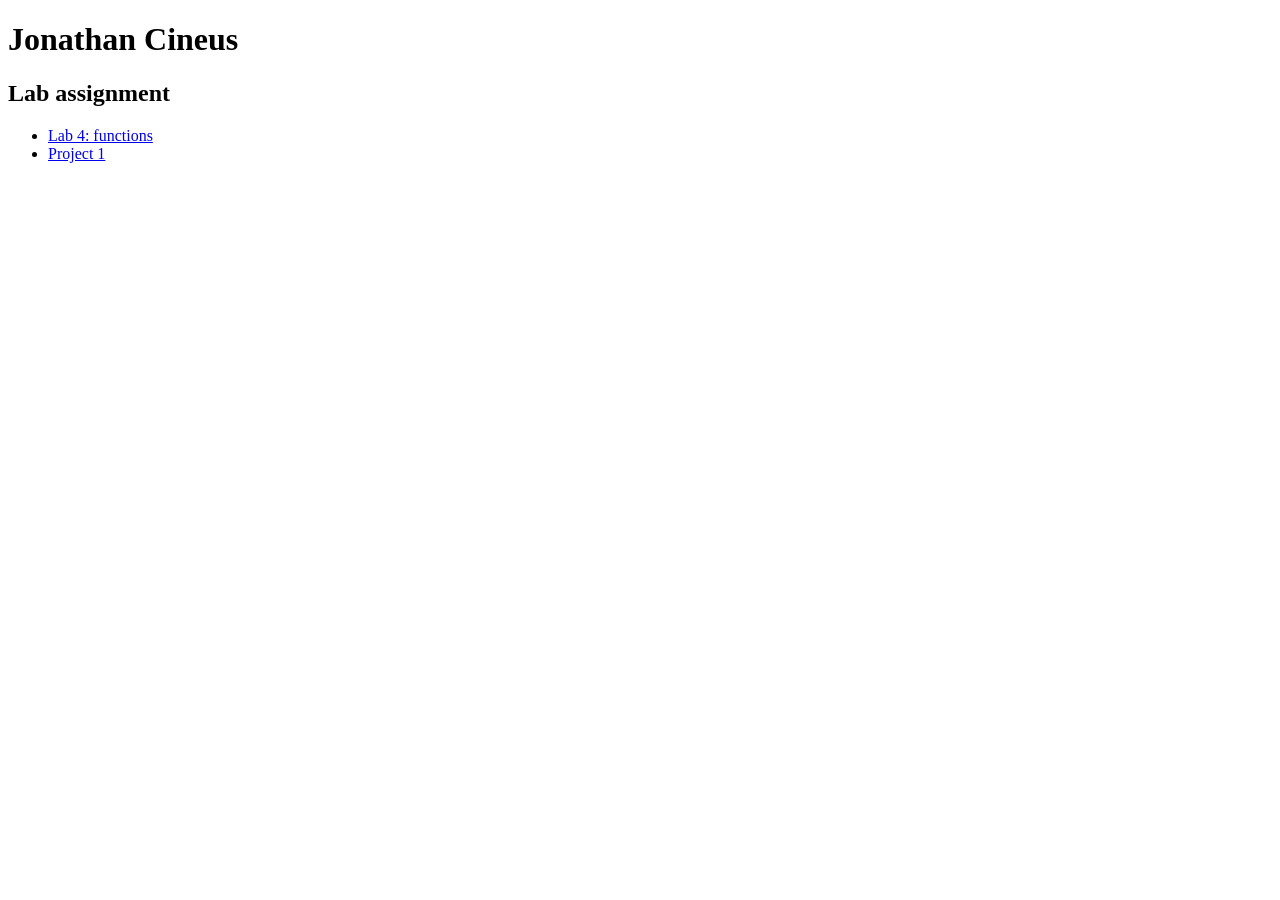
<file: index.html>
<!DOCTYPE html>
<html lang="en">
<head>
    <meta charset="UTF-8">
    <meta name="viewport" content="width=device-width, initial-scale=1.0">
    <title>Jonathan Cineus</title>
</head>
<body>
    <h1>Jonathan Cineus</h1>
    <h2>Lab assignment</h2>
    <ul>
        <li><a href="lab4/lab4_Cineus.html">Lab 4: functions</a> </li>
        <li><a href="project1/project.html">Project 1 </a> </li>
        
    </ul>
</body>
</html>
</file>
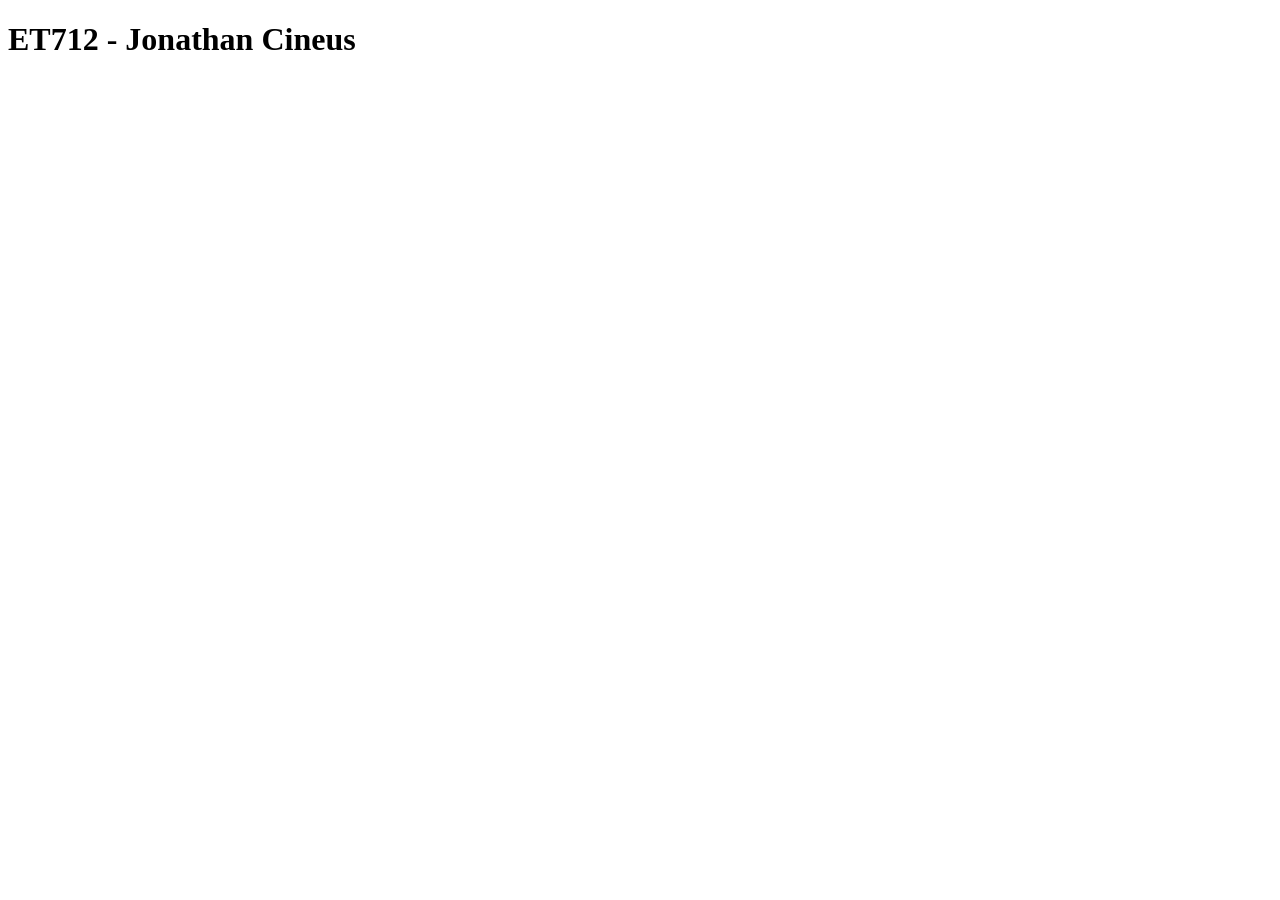
<file: lab1.html>
<!DOCTYPE html>
<html lang="en">
<head>
    <meta charset="UTF-8">
    <meta name="viewport" content="width=device-width, initial-scale=1.0">
    <title>ET712 - Jonathan Cineus </title>
</head>
<body>
    <h1>ET712 - Jonathan Cineus</h1>
    <script>
        console.log("\n----------- Example 1: variables -------------- ")
        // declare a variable with initial value
        let username = "batman"; // string variable
        let id = 123456; // numerical variable
        let check = false; // Boolean variable

        // console information
        console.log("Entered username = ", username);
        // console.log(username, " has id number = ", id);
        console.log(`${username}, " has id number = "${id}`)

        console.log("\n---------- Example 2: variables ------------ ")
        //collect two numbers using a prompt window and display the sum of the two numbers in the console
        //step 1: declare variables
        let n1;
        let n2;
        // step 2: collect two numbers from the user
        n1 = prompt("Enter number 1") // prompt method collects only string
        n1 = parseInt(n1)   // change to integer type
        n2 = (prompt("Enter number 2"))
        let sum = n1+n2;
        // step 3: display result in the console
        console.log(`The sum of number ${n1} and ${n2} is ${sum}`)

        console.log("\n---------- Example 3: string variables ------------ ")
        // accessing characters in a string
        let firstname = "Bruce Wayne"
        console.log(`The third character = ${firstname[2]}`)
        // find the length of a string
        let totalchar = firstname.length
        console.log(`${firstname} has ${totalchar} characters`)
        // convert string to upper-case
        console.log(firstname.toUpperCase())
        // convert string to lower-case
        firstname = firstname.toLowerCase()
        console.log(firstname)
        // search for a specific character
        let mysearch = firstname.search('Way')
        console.log(`The found index is = ${mysearch}`) // if it doesn't find any matches, it return -1
        // remove white space before and after a string
        let password = "     Joker 123       "
        console.log(password)
        password = password.trim()
        console.log(password)
        //subtracting character 
        console.log(password.substr(2,3)) // 2 = index, 3 = number of character from the selected index
        // replacing characters
        let school = "Queensborough Community College"
        console.log(school)
        console.log(school.replace("Community", "PARK"))
        // extracting
        console.log(school.slice(6,13))

        console.log("\n------------ Example 3: string variables --------------- ")
        
        

    
    
    
    
    
    
    </script>
</body>
</html>
</file>
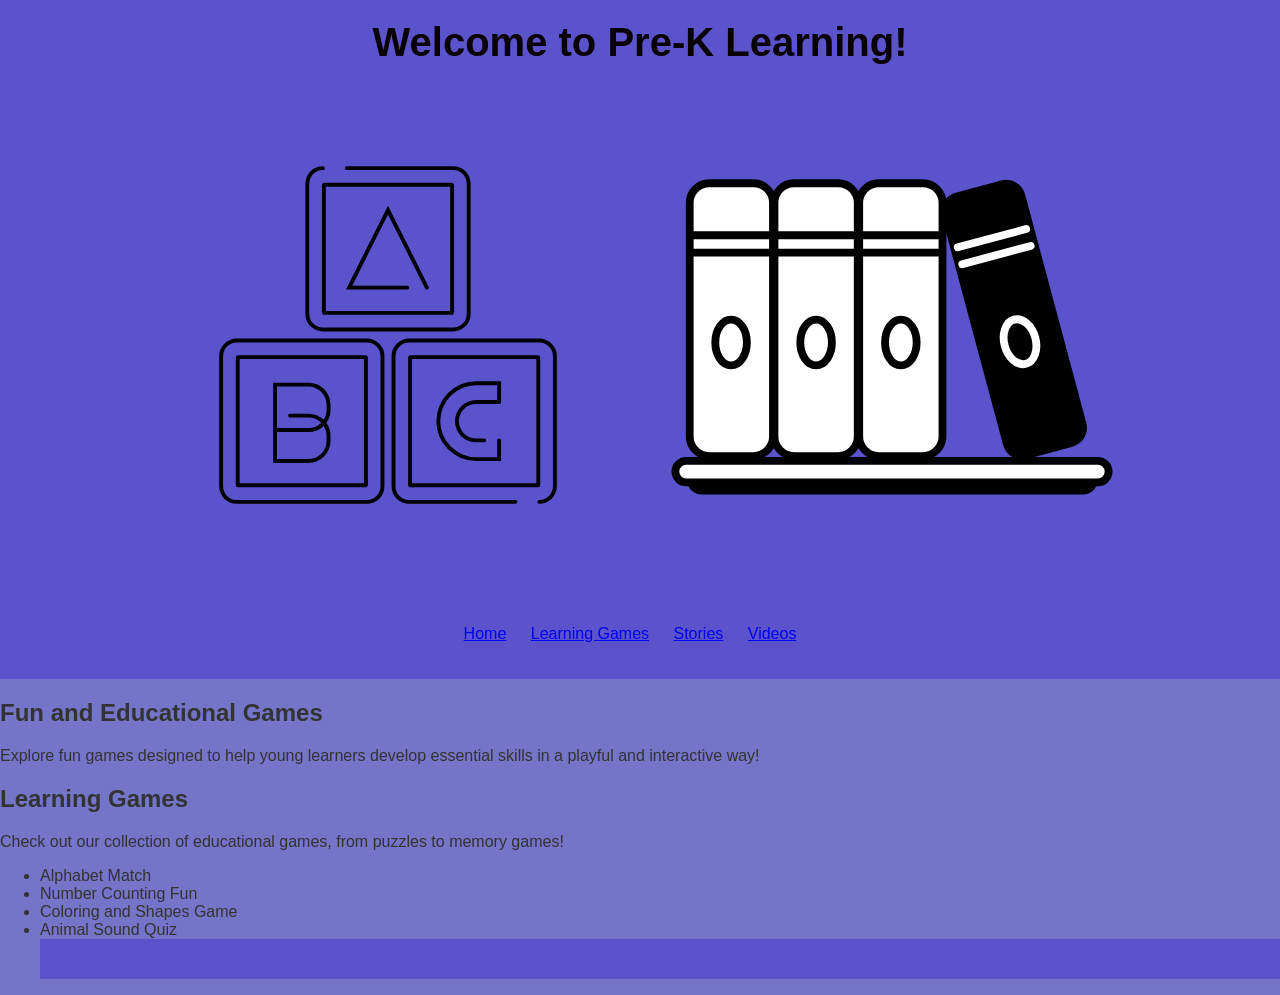
<file: project.html>
<!DOCTYPE html>
<html lang="en">
<head>
    <meta charset="UTF-8">
    <meta name="viewport" content="width=device-width, initial-scale=1.0">
    <title>Pre-K Learning Website</title>
    <link rel="stylesheet" href="project1.css">
</head>
<body>
    <header>
        <h1>Welcome to Pre-K Learning!</h1>
        <img src="Images/Children Learning.svg" alt="Childrens Learning" width="500">
        <img src="Images/Bookshelf.svg" alt="Reading Fundamentals" width="50">
        <nav>
            <ul>
                <li><a href="#home">Home</a></li>
                <li><a href="#games">Learning Games</a></li>
                <li><a href="#stories">Stories</a></li>
                <li><a href="#Videos">Videos</a></li>
            </ul>
        </nav>
    </header>
    <section id="home">
        <h2>Fun and Educational Games</h2>
        <p>Explore fun games designed to help young learners develop essential skills in a playful and interactive way!</p>
    </section>
    <section id="games">
        <h2>Learning Games</h2>
        <p>Check out our collection of educational games, from puzzles to memory games!</p>
        <ul>
            <li>Alphabet Match</li>
            <li>Number Counting Fun</li>
            <li>Coloring and Shapes Game</li>
            <li>Animal Sound Quiz</li>
    <header> </header>
        </section>
    <footer>
    </footer>
</body>
</html>
</file>
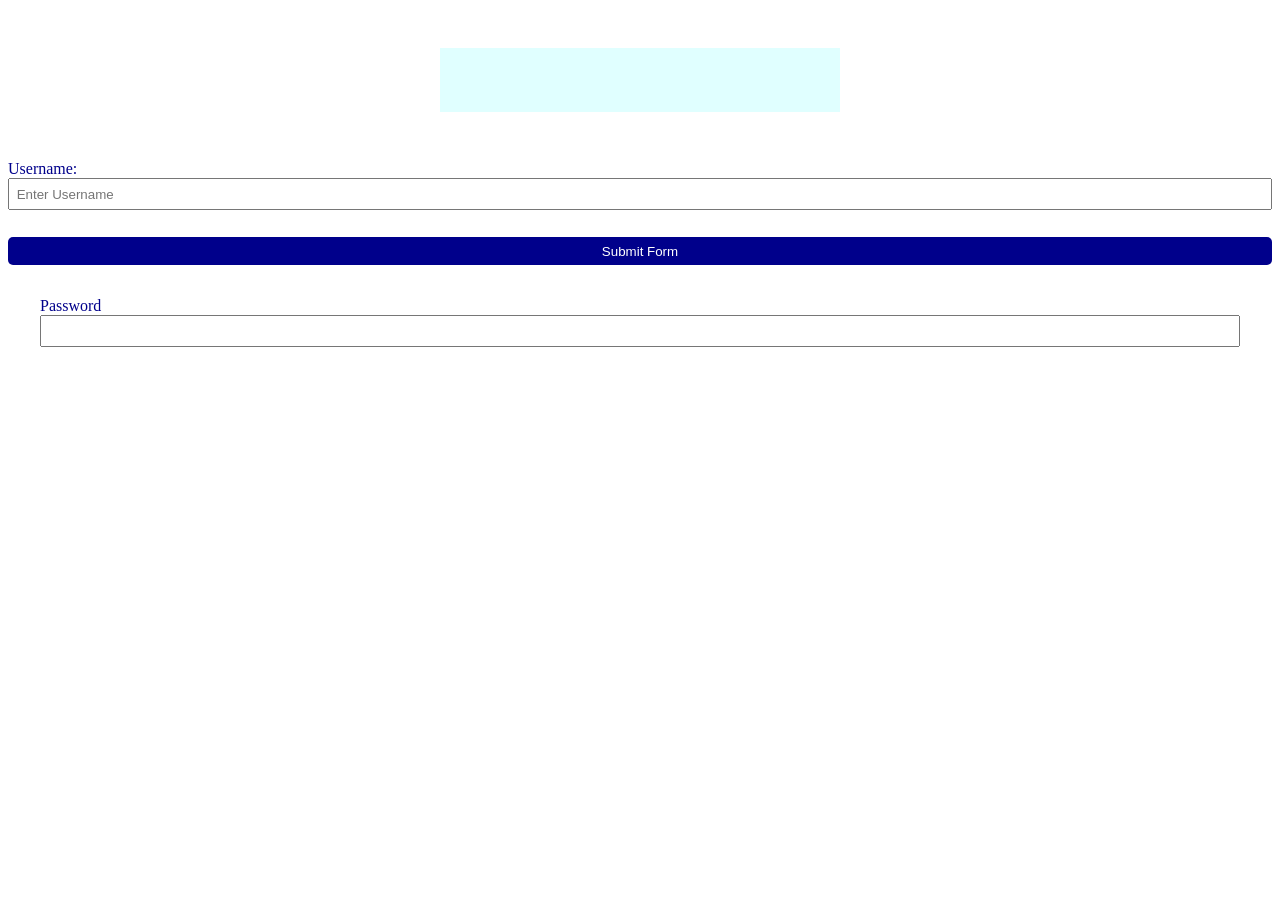
<file: lab 10/lab10.html>
<!DOCTYPE html>
<html lang="en">
<head>
    <meta charset="UTF-8">
    <meta name="viewport" content="width=device-width, initial-scale=1.0">
    <title>lab 10, form events</title>
    <link rel="stylesheet" href="lab10.css">
</head>
<body>
    <form id="myform"></form>
        <label for="username">Username: </label>
        <input type="text" id="username" name="username" placeholder="Enter Username">
        <button type="submit" class="btnsubmit">Submit Form</button>
    </section>
   
   <section class="formcontrol">
        <label for="password">Password</label>
        <input type="password" id="password" name="password" placeholder=""
        <p class="errormsg"
   </section>
   
   
   
   
   
   
   
   
   
   
    <!-- Display a welcome message-->
     <div class="greeting">
        <p>Welcome to form event</p>
     </div>

    <script src ="lab10.js"></script>
</body>
</html>
</file>
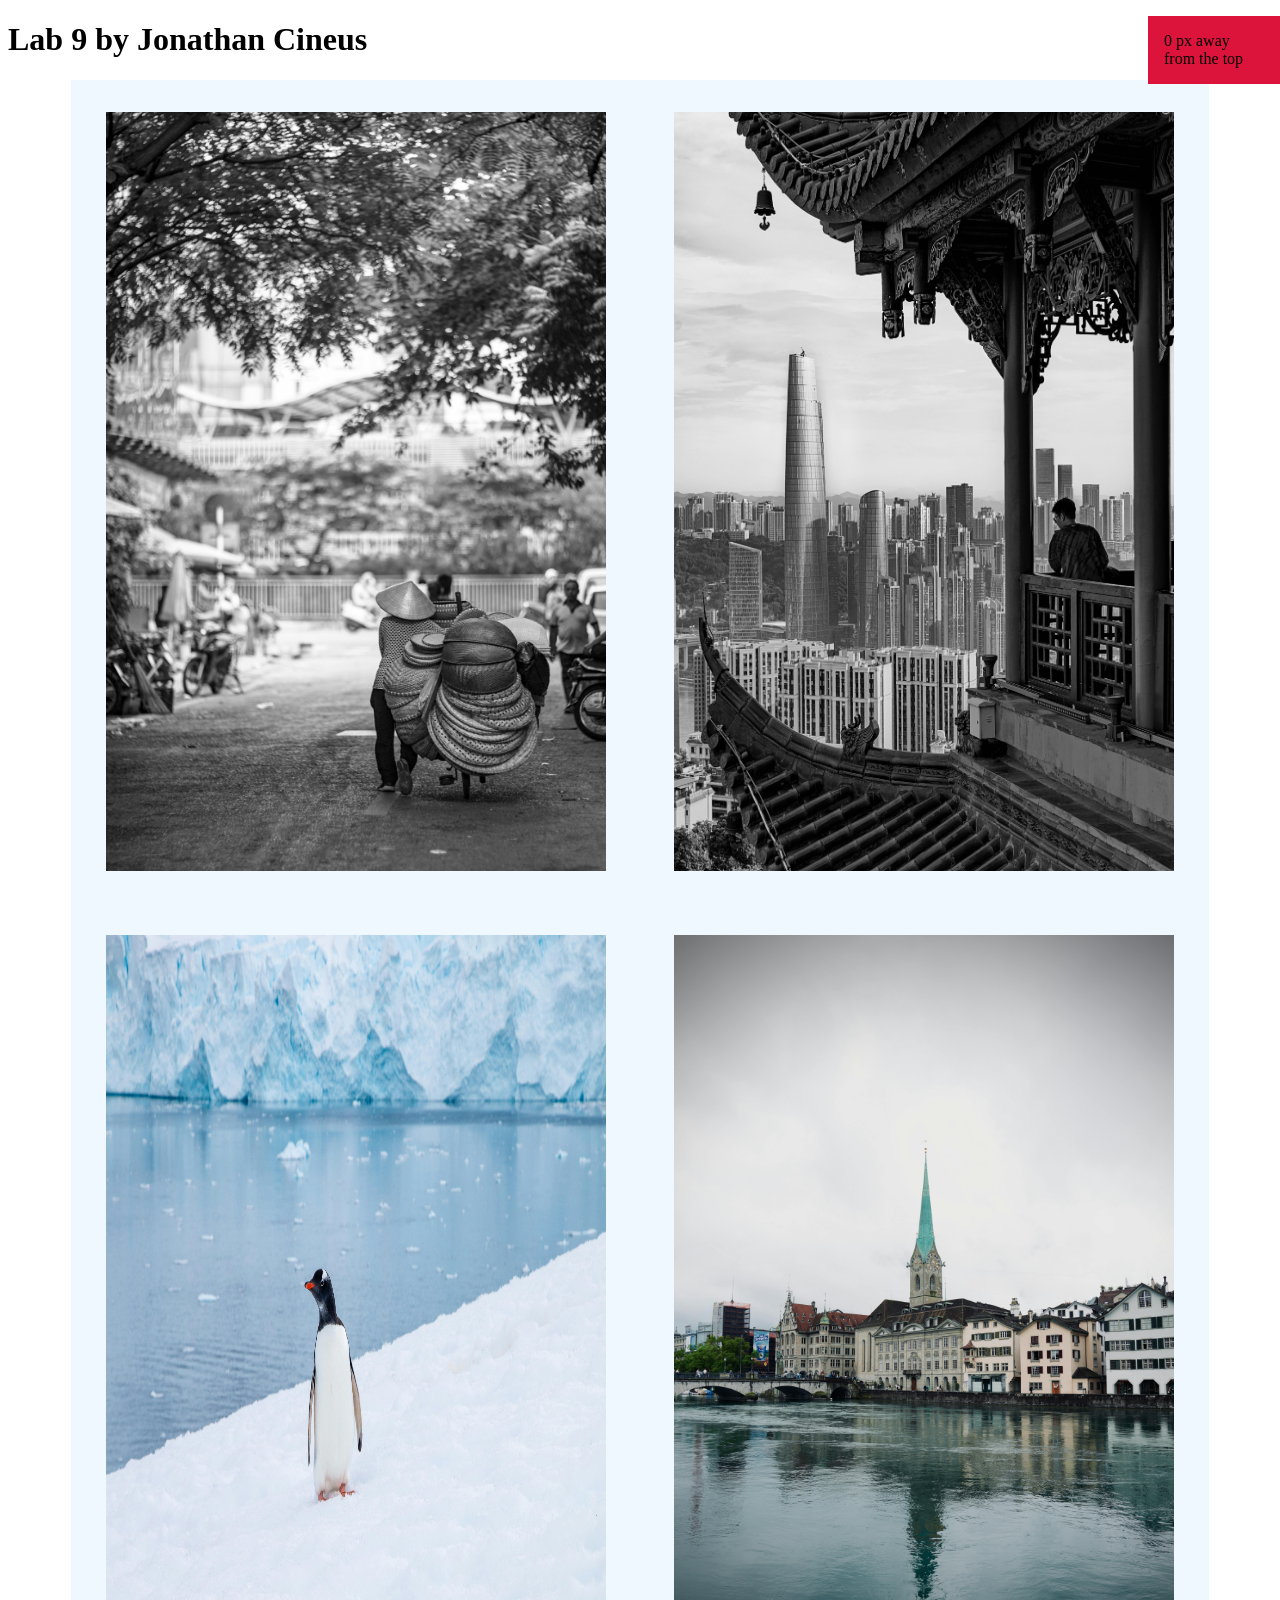
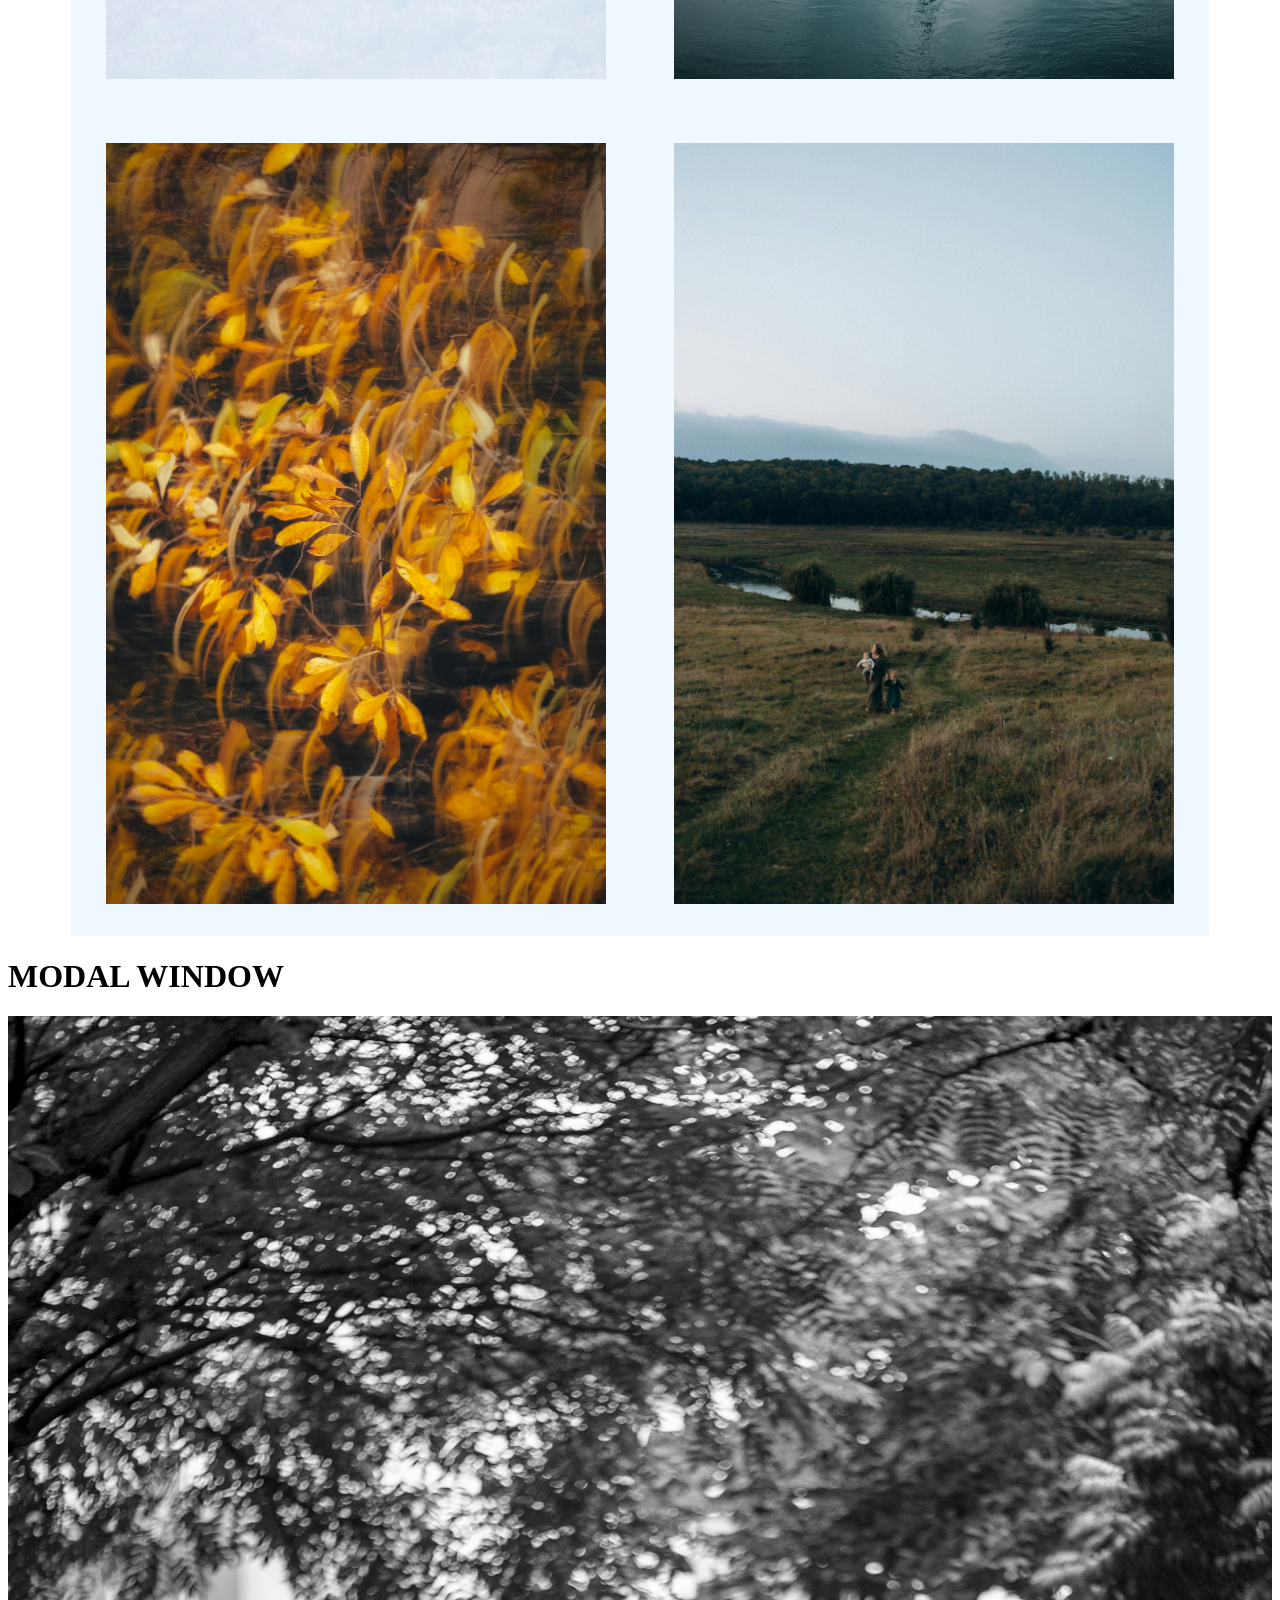
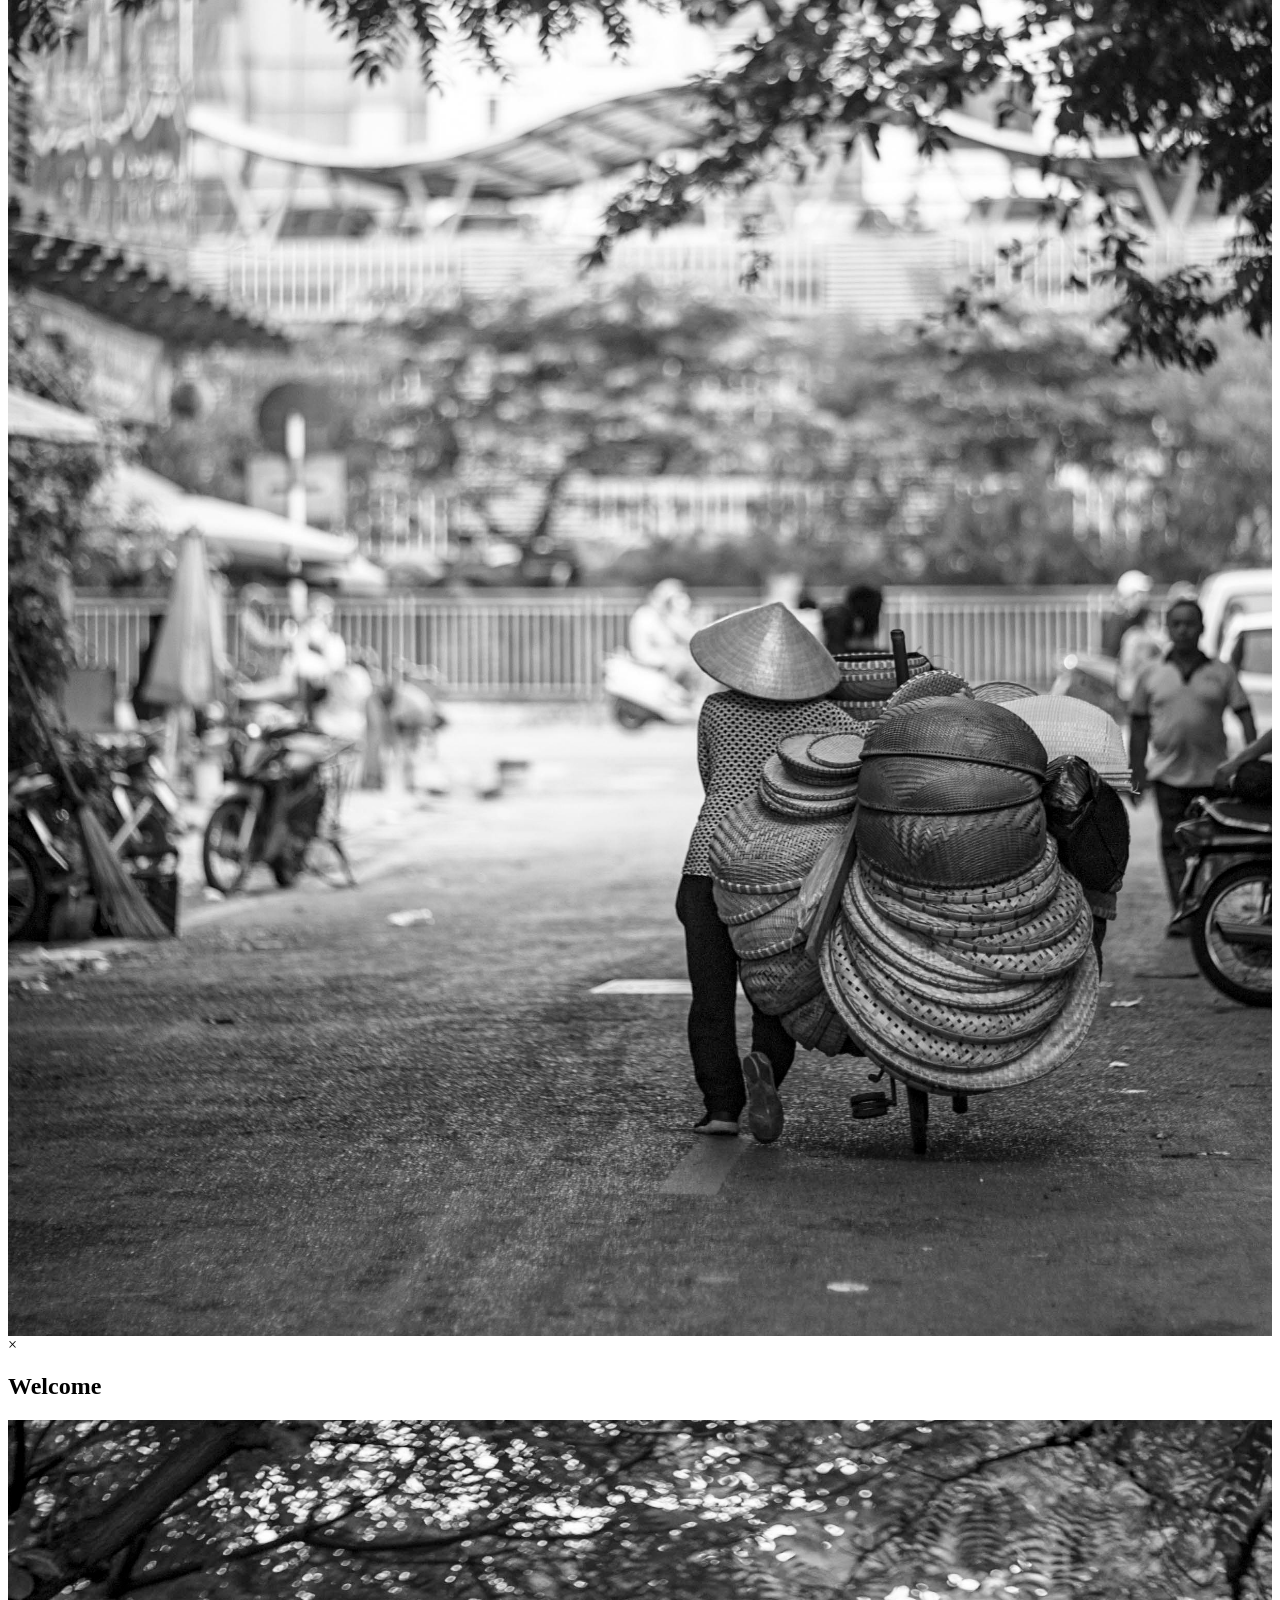
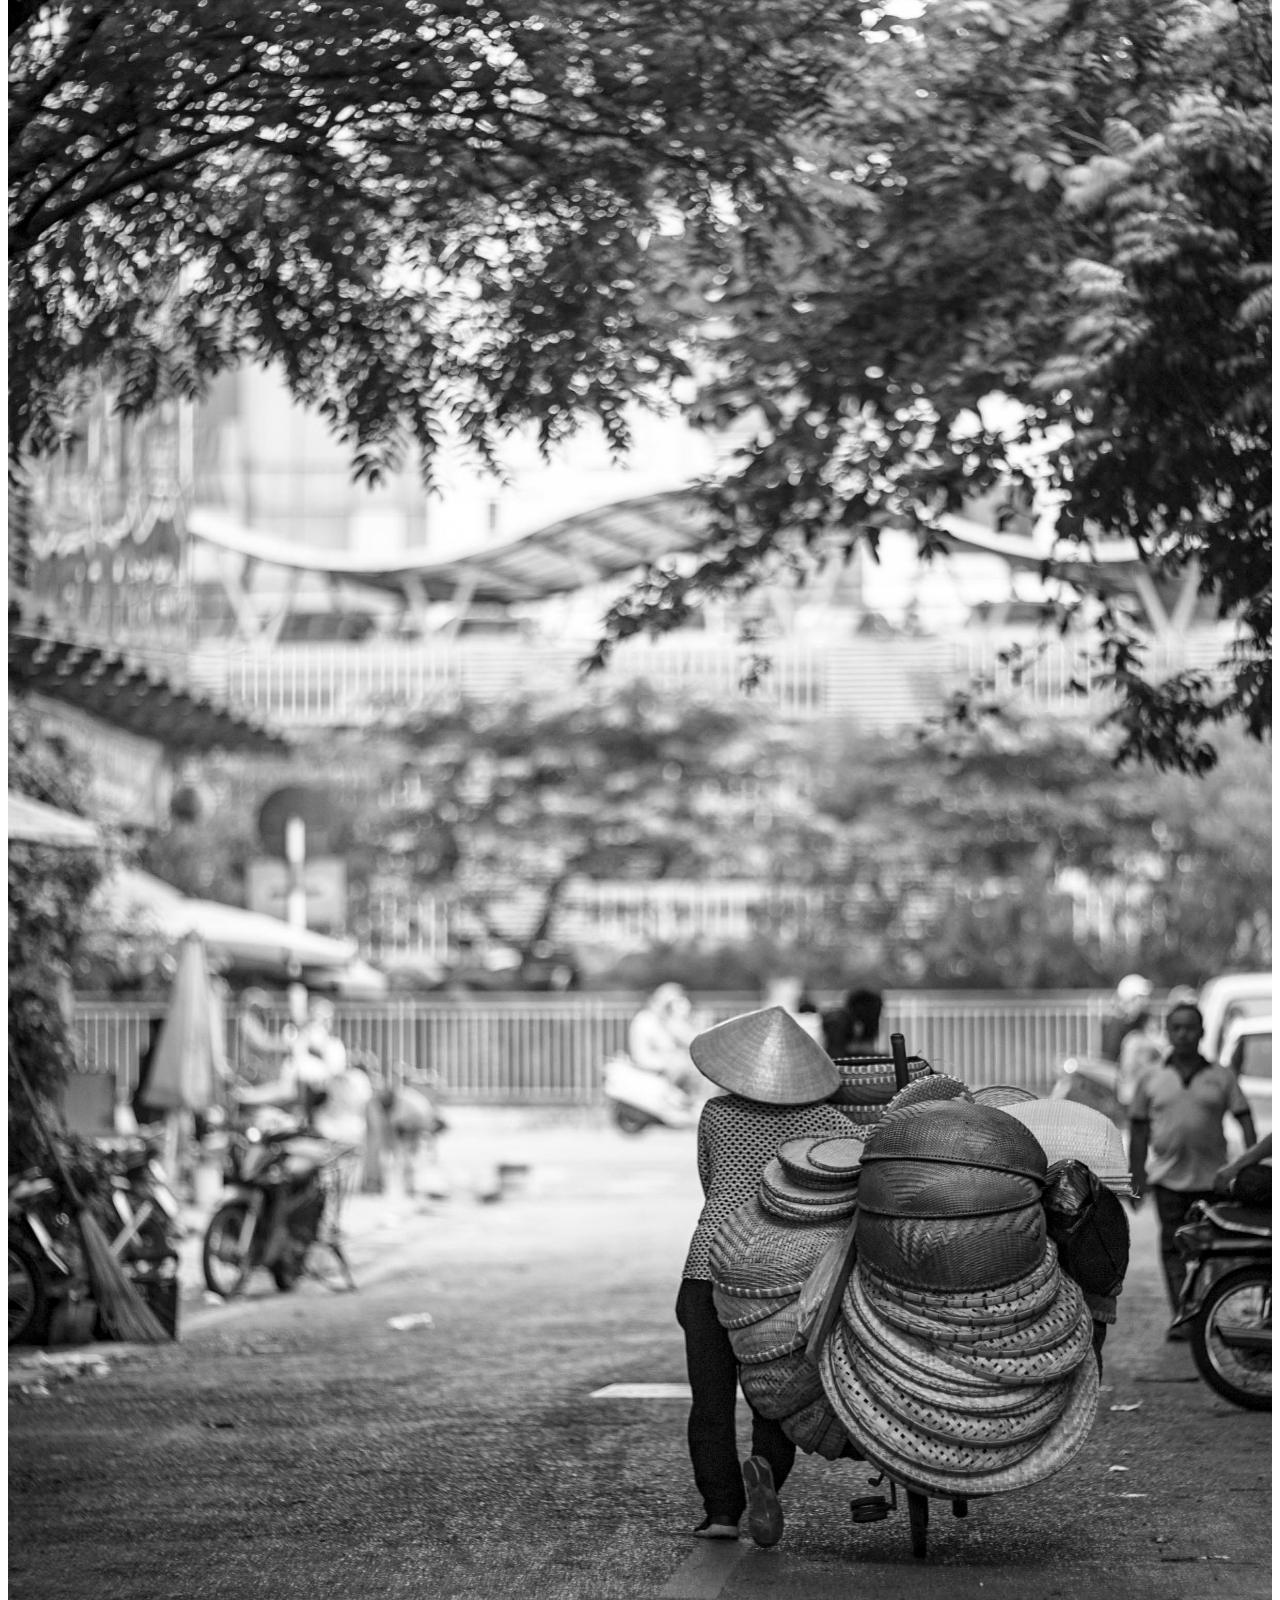
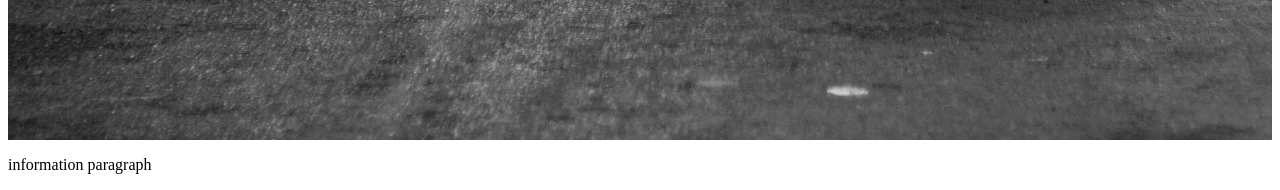
<file: Lab9_windowEvents/lab9.html>
<!DOCTYPE html>
<html lang="en">
<head>
    <meta charset="UTF-8">
    <meta name="viewport" content="width=device-width, initial-scale=1.0">
    <title>Jonathan Cinues lab 9</title>
    <link rel="stylesheet" href="Lab9_style.css"> 
</head>
<body>
    <h1>Lab 9 by Jonathan Cineus</h1>
    <p class="displaypexels">testing</p>
    <section class="images_container">
       <img src="images/image1.jpg" alt="image1" class="img_gallery">
       <img src="images/image2.jpg" alt="image2" class="img_gallery">
       <img src="images/image3.jpg" alt="image3" class="img_gallery">
       <img src="images/image4.jpg" alt="image4" class="img_gallery">
       <img src="images/image5.jpg" alt="image5" class="img_gallery">
       <img src="images/image6.jpg" alt="image6" class="img_gallery">
    </section>

    <section class="toTop">
        &#x270C; <br>Top
    </section>

    <h1>MODAL WINDOW</h1>
    <section class ="opemmodal">
        <img src="images/image1.jpg" alt="image1">
    </section>

    <!-- modal window-->
     <section class="modal-overlay" id="modalOverlay">
       <div class="modal">
            <span class ="clone_btn" id="closeBtn">&times;</span>
            <h2>Welcome</h2>
            <div class="modal_info">
                <img src="images/image1.jpg" alt="image1" class="modal_img">
                <p class="modal_p">information paragraph</p>
            </div>
       </div> 
     </section>
    <script src="lab9_script.js"></script>
</body>
</html>
</file>
<file: project1.css>
body {
    font-family: Arial, sans-serif;
    margin: 0;
    padding: 0;
    background-color: #7474c9;
    color: #333;
}

header {
    background-color: #5b53cc;
    color: rgb(8, 0, 0);
    padding: 20px;
    text-align: center;
}

header h1 {
    font-size: 2.5em;
    margin: 0;
}

header img {
    width: 80%;
    max-width: 500px;
    margin: 20px 0;
}

nav ul {
    list-style-type: none;
    padding: 0;
}

nav ul li {
    display: inline;
    margin-right: 20px;
}
</file>
<file: lab 10/lab10.css>
*{box-sizing: border-box;}
#myform{
    width: 400px;
    margin: 3em auto;
    background-color: lightcyan;
    padding: 2em;
}
.btnsubmit{
    width: 100%;
    background-color: darkblue;
    color: white;
    padding: 0.5em;
    margin-top: 2em;
    border: none;
    border-radius: 5px;
}
.btnsubmit:hover{
    background-color: crimson;
}
.greeting{
    width: 400px;
    margin: auto;
    display: none;
}
.greetuser{
    color: crimson;
    font-weight: bolder;
}   
.formcontrol{
    margin: 2em;
}
label{
    display: inline-block;
    width: 30%;
    color: darkblue;
}
input{
    display: inline-block;
    width: 100%;
    color: darkblue;
    padding: 0.5em;
}
.errormsg{
    color: crimson;
    font-size: 0.8em;
}
.btnsubmit:disabled{
    background-color: darkgrey;
    cursor: not-allowed;
    color: darkblue;
}
</file>
<file: Lab9_windowEvents/Lab9_style.css>
*{box-sizing: border box;}
img{width: 100%; display: block;}
html{scroll-behavior: smooth;}
.displaypexels{
    background-color: rgba(150, 150, 150, 0.6);
    width: 100px;
    padding: 1em;
    font-size: 1,5em;
    position:fixed;
    top:0%;
    right: 0%
}
.images_container{
    width: 90%;
    margin: auto;
    background-color: aliceblue;
    display: flex;
    justify-content: space-evenly;
    flex-wrap: wrap;
}
.img_gallery{
    width: 500px;
    margin: 2em;
}

/* to the top*/
.toTop{
    background-color: rgba(50,50,50, 0.8);
    width: 60px;
    height: 60px;
    border-radius: 50%;
    text-align: center;
    padding: 1em;
    position: fixed;
    bottom: 5%;
    right: 5%;
    display: none;
}
.toTop a{
    text-decoration: none;
    color: orangered;
}

/* modal window*/
.openmodal{
    width: 300px;
    overflow: hidden;
    border-radius: 12px;
}
.modal_overlay{
    background-color:rgba(50,50,50, 0.8)
    position: fixed;
    top: 0%
    bottom: 0%

}
</file>
